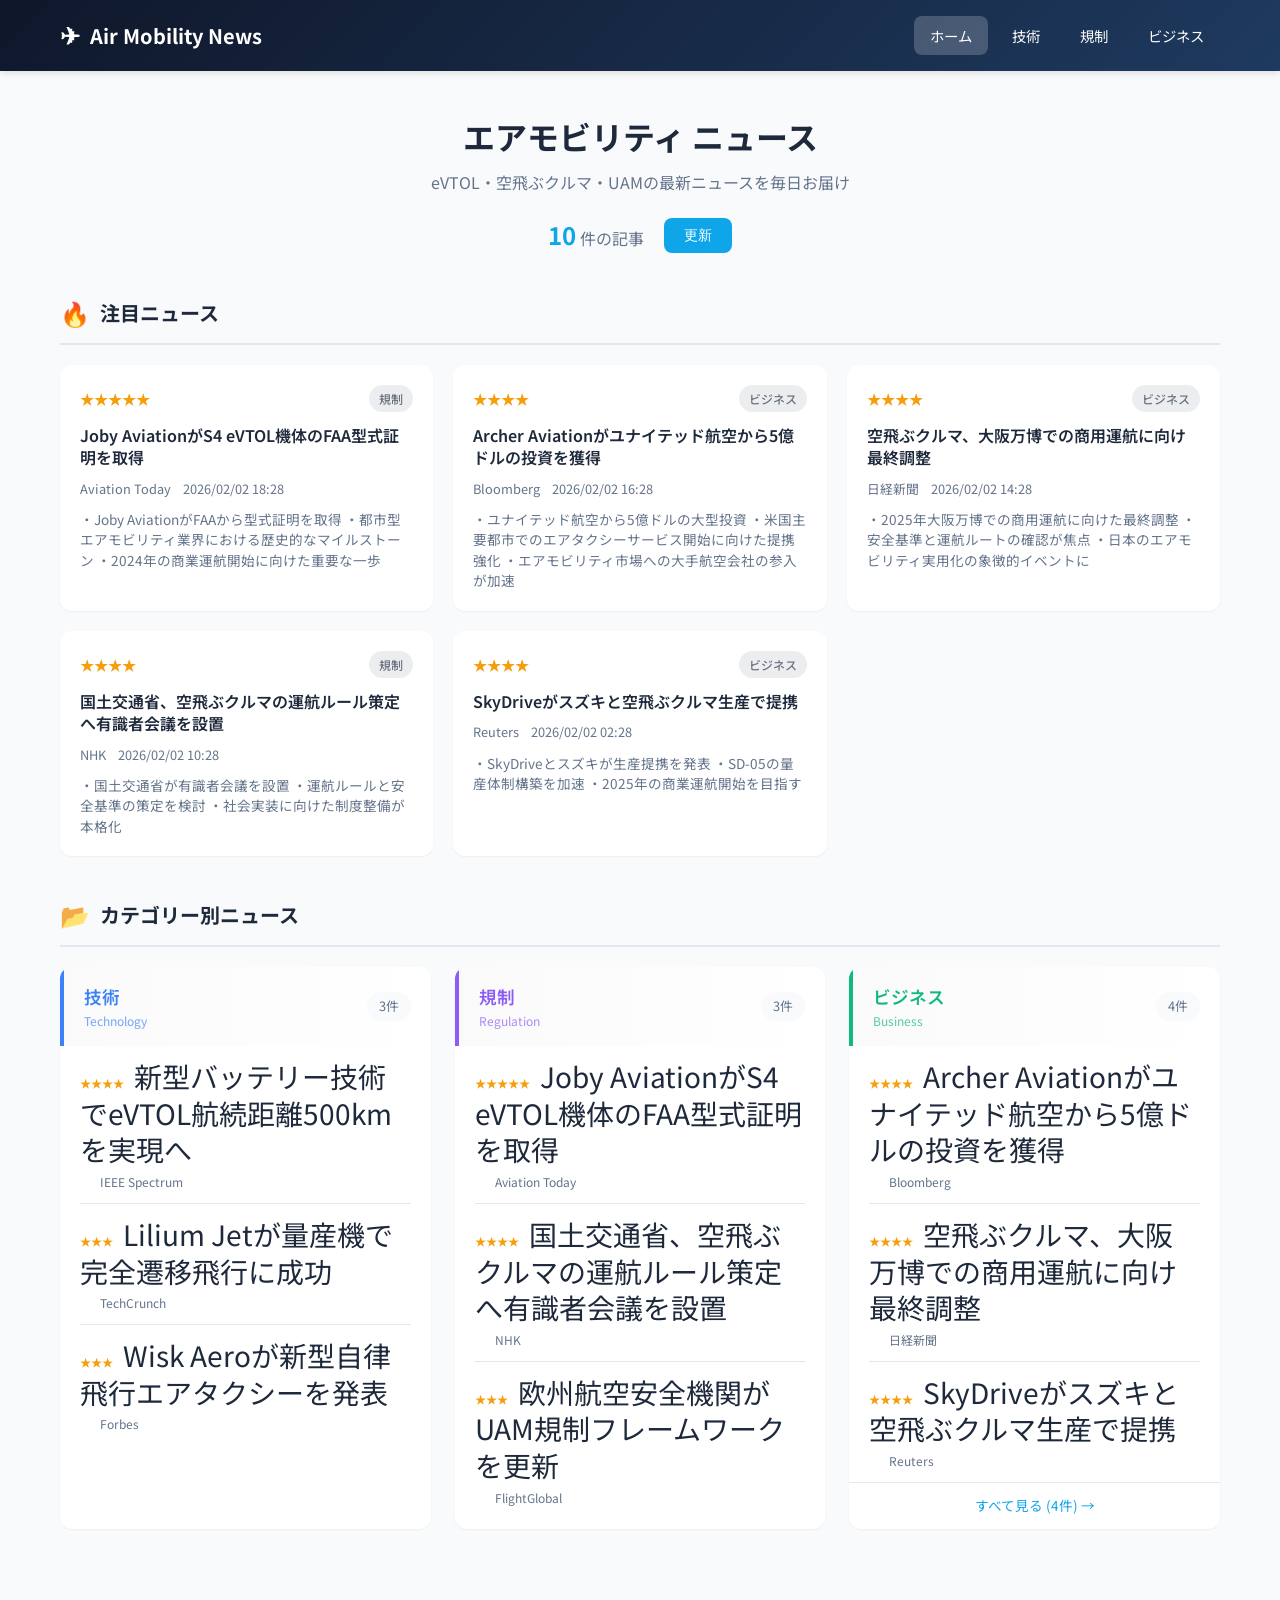
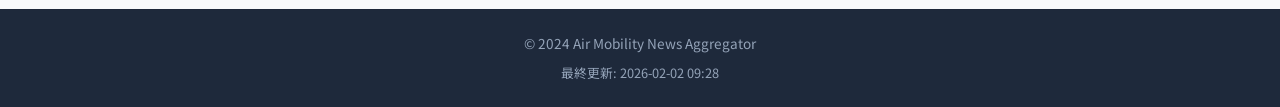
<file: output/index.html>
<!DOCTYPE html>
<html lang="ja">
<head>
    <meta charset="UTF-8">
    <meta name="viewport" content="width=device-width, initial-scale=1.0">
    <title>エアモビリティ ニュース - ホーム</title>
    <link rel="stylesheet" href="/static/css/style.css">
    <link rel="preconnect" href="https://fonts.googleapis.com">
    <link rel="preconnect" href="https://fonts.gstatic.com" crossorigin>
    <link href="https://fonts.googleapis.com/css2?family=Noto+Sans+JP:wght@400;500;700&display=swap" rel="stylesheet">
</head>
<body>
    <header class="header">
        <div class="container">
            <a href="/" class="logo">
                <span class="logo-icon">&#9992;</span>
                <span class="logo-text">Air Mobility News</span>
            </a>
            <nav class="nav">
                <a href="/" class="nav-link active">ホーム</a>
                <a href="/category/技術" class="nav-link ">技術</a>
                <a href="/category/規制" class="nav-link ">規制</a>
                <a href="/category/ビジネス" class="nav-link ">ビジネス</a>
            </nav>
        </div>
    </header>

    <main class="main">
        <div class="container">
            
<div class="page-header">
    <h1>エアモビリティ ニュース</h1>
    <p class="subtitle">eVTOL・空飛ぶクルマ・UAMの最新ニュースを毎日お届け</p>
    <div class="stats">
        <span class="stat-item">
            <span class="stat-number">10</span>
            <span class="stat-label">件の記事</span>
        </span>
        <button class="refresh-btn">更新</button>
    </div>
</div>


<section class="section top-stories">
    <h2 class="section-title">
        <span class="section-icon">&#128293;</span>
        注目ニュース
    </h2>
    <div class="top-stories-grid">
        
        <a href="/article/9798d76ad609" class="top-story-card">
            <div class="card-header">
                <span class="importance importance-5">
                    ★★★★★
                </span>
                <span class="category-badge" style="background-color: #6b728020; color: #6b7280">
                    規制
                </span>
            </div>
            <h3 class="card-title">Joby AviationがS4 eVTOL機体のFAA型式証明を取得</h3>
            <div class="card-meta">
                <span class="source">Aviation Today</span>
                <span class="date">2026/02/02 18:28</span>
            </div>
            
            <p class="card-summary">・Joby AviationがFAAから型式証明を取得 ・都市型エアモビリティ業界における歴史的なマイルストーン ・2024年の商業運航開始に向けた重要な一歩</p>
            
        </a>
        
        <a href="/article/888ad56f2ec3" class="top-story-card">
            <div class="card-header">
                <span class="importance importance-4">
                    ★★★★
                </span>
                <span class="category-badge" style="background-color: #6b728020; color: #6b7280">
                    ビジネス
                </span>
            </div>
            <h3 class="card-title">Archer Aviationがユナイテッド航空から5億ドルの投資を獲得</h3>
            <div class="card-meta">
                <span class="source">Bloomberg</span>
                <span class="date">2026/02/02 16:28</span>
            </div>
            
            <p class="card-summary">・ユナイテッド航空から5億ドルの大型投資 ・米国主要都市でのエアタクシーサービス開始に向けた提携強化 ・エアモビリティ市場への大手航空会社の参入が加速</p>
            
        </a>
        
        <a href="/article/42dbfb714982" class="top-story-card">
            <div class="card-header">
                <span class="importance importance-4">
                    ★★★★
                </span>
                <span class="category-badge" style="background-color: #6b728020; color: #6b7280">
                    ビジネス
                </span>
            </div>
            <h3 class="card-title">空飛ぶクルマ、大阪万博での商用運航に向け最終調整</h3>
            <div class="card-meta">
                <span class="source">日経新聞</span>
                <span class="date">2026/02/02 14:28</span>
            </div>
            
            <p class="card-summary">・2025年大阪万博での商用運航に向けた最終調整 ・安全基準と運航ルートの確認が焦点 ・日本のエアモビリティ実用化の象徴的イベントに</p>
            
        </a>
        
        <a href="/article/5497fc8172df" class="top-story-card">
            <div class="card-header">
                <span class="importance importance-4">
                    ★★★★
                </span>
                <span class="category-badge" style="background-color: #6b728020; color: #6b7280">
                    規制
                </span>
            </div>
            <h3 class="card-title">国土交通省、空飛ぶクルマの運航ルール策定へ有識者会議を設置</h3>
            <div class="card-meta">
                <span class="source">NHK</span>
                <span class="date">2026/02/02 10:28</span>
            </div>
            
            <p class="card-summary">・国土交通省が有識者会議を設置 ・運航ルールと安全基準の策定を検討 ・社会実装に向けた制度整備が本格化</p>
            
        </a>
        
        <a href="/article/12b813083699" class="top-story-card">
            <div class="card-header">
                <span class="importance importance-4">
                    ★★★★
                </span>
                <span class="category-badge" style="background-color: #6b728020; color: #6b7280">
                    ビジネス
                </span>
            </div>
            <h3 class="card-title">SkyDriveがスズキと空飛ぶクルマ生産で提携</h3>
            <div class="card-meta">
                <span class="source">Reuters</span>
                <span class="date">2026/02/02 02:28</span>
            </div>
            
            <p class="card-summary">・SkyDriveとスズキが生産提携を発表 ・SD-05の量産体制構築を加速 ・2025年の商業運航開始を目指す</p>
            
        </a>
        
    </div>
</section>


<section class="section categories-section">
    <h2 class="section-title">
        <span class="section-icon">&#128194;</span>
        カテゴリー別ニュース
    </h2>
    <div class="categories-grid">
        
        <div class="category-card">
            <div class="category-header" style="border-color: #3b82f6">
                <a href="/category/技術" class="category-link">
                    <h3 class="category-name" style="color: #3b82f6">
                        技術
                        <span class="category-name-en">Technology</span>
                    </h3>
                    <span class="category-count">3件</span>
                </a>
            </div>
            <ul class="article-list">
                
                <li class="article-item">
                    <a href="/article/d904fd11fe33" class="article-link">
                        <span class="importance-mini">★★★★</span>
                        <span class="article-title">新型バッテリー技術でeVTOL航続距離500kmを実現へ</span>
                    </a>
                    <div class="article-meta-mini">
                        <span>IEEE Spectrum</span>
                    </div>
                </li>
                
                <li class="article-item">
                    <a href="/article/1f3cd08ee02b" class="article-link">
                        <span class="importance-mini">★★★</span>
                        <span class="article-title">Lilium Jetが量産機で完全遷移飛行に成功</span>
                    </a>
                    <div class="article-meta-mini">
                        <span>TechCrunch</span>
                    </div>
                </li>
                
                <li class="article-item">
                    <a href="/article/e59887418239" class="article-link">
                        <span class="importance-mini">★★★</span>
                        <span class="article-title">Wisk Aeroが新型自律飛行エアタクシーを発表</span>
                    </a>
                    <div class="article-meta-mini">
                        <span>Forbes</span>
                    </div>
                </li>
                
            </ul>
            
        </div>
        
        <div class="category-card">
            <div class="category-header" style="border-color: #8b5cf6">
                <a href="/category/規制" class="category-link">
                    <h3 class="category-name" style="color: #8b5cf6">
                        規制
                        <span class="category-name-en">Regulation</span>
                    </h3>
                    <span class="category-count">3件</span>
                </a>
            </div>
            <ul class="article-list">
                
                <li class="article-item">
                    <a href="/article/9798d76ad609" class="article-link">
                        <span class="importance-mini">★★★★★</span>
                        <span class="article-title">Joby AviationがS4 eVTOL機体のFAA型式証明を取得</span>
                    </a>
                    <div class="article-meta-mini">
                        <span>Aviation Today</span>
                    </div>
                </li>
                
                <li class="article-item">
                    <a href="/article/5497fc8172df" class="article-link">
                        <span class="importance-mini">★★★★</span>
                        <span class="article-title">国土交通省、空飛ぶクルマの運航ルール策定へ有識者会議を設置</span>
                    </a>
                    <div class="article-meta-mini">
                        <span>NHK</span>
                    </div>
                </li>
                
                <li class="article-item">
                    <a href="/article/952d9f6ad056" class="article-link">
                        <span class="importance-mini">★★★</span>
                        <span class="article-title">欧州航空安全機関がUAM規制フレームワークを更新</span>
                    </a>
                    <div class="article-meta-mini">
                        <span>FlightGlobal</span>
                    </div>
                </li>
                
            </ul>
            
        </div>
        
        <div class="category-card">
            <div class="category-header" style="border-color: #10b981">
                <a href="/category/ビジネス" class="category-link">
                    <h3 class="category-name" style="color: #10b981">
                        ビジネス
                        <span class="category-name-en">Business</span>
                    </h3>
                    <span class="category-count">4件</span>
                </a>
            </div>
            <ul class="article-list">
                
                <li class="article-item">
                    <a href="/article/888ad56f2ec3" class="article-link">
                        <span class="importance-mini">★★★★</span>
                        <span class="article-title">Archer Aviationがユナイテッド航空から5億ドルの投資を獲得</span>
                    </a>
                    <div class="article-meta-mini">
                        <span>Bloomberg</span>
                    </div>
                </li>
                
                <li class="article-item">
                    <a href="/article/42dbfb714982" class="article-link">
                        <span class="importance-mini">★★★★</span>
                        <span class="article-title">空飛ぶクルマ、大阪万博での商用運航に向け最終調整</span>
                    </a>
                    <div class="article-meta-mini">
                        <span>日経新聞</span>
                    </div>
                </li>
                
                <li class="article-item">
                    <a href="/article/12b813083699" class="article-link">
                        <span class="importance-mini">★★★★</span>
                        <span class="article-title">SkyDriveがスズキと空飛ぶクルマ生産で提携</span>
                    </a>
                    <div class="article-meta-mini">
                        <span>Reuters</span>
                    </div>
                </li>
                
            </ul>
            
            <a href="/category/ビジネス" class="view-all-link">
                すべて見る (4件) &rarr;
            </a>
            
        </div>
        
    </div>
</section>

        </div>
    </main>

    <footer class="footer">
        <div class="container">
            <p>&copy; 2024 Air Mobility News Aggregator</p>
            <p class="footer-info">最終更新: 2026-02-02 09:28</p>
        </div>
    </footer>

    <script>
        // Refresh button functionality
        document.querySelectorAll('.refresh-btn').forEach(btn => {
            btn.addEventListener('click', async () => {
                btn.disabled = true;
                btn.textContent = '更新中...';
                try {
                    const response = await fetch('/api/refresh', { method: 'POST' });
                    const data = await response.json();
                    if (data.success) {
                        location.reload();
                    }
                } catch (e) {
                    alert('更新に失敗しました');
                    btn.disabled = false;
                    btn.textContent = '更新';
                }
            });
        });
    </script>
</body>
</html>
</file>
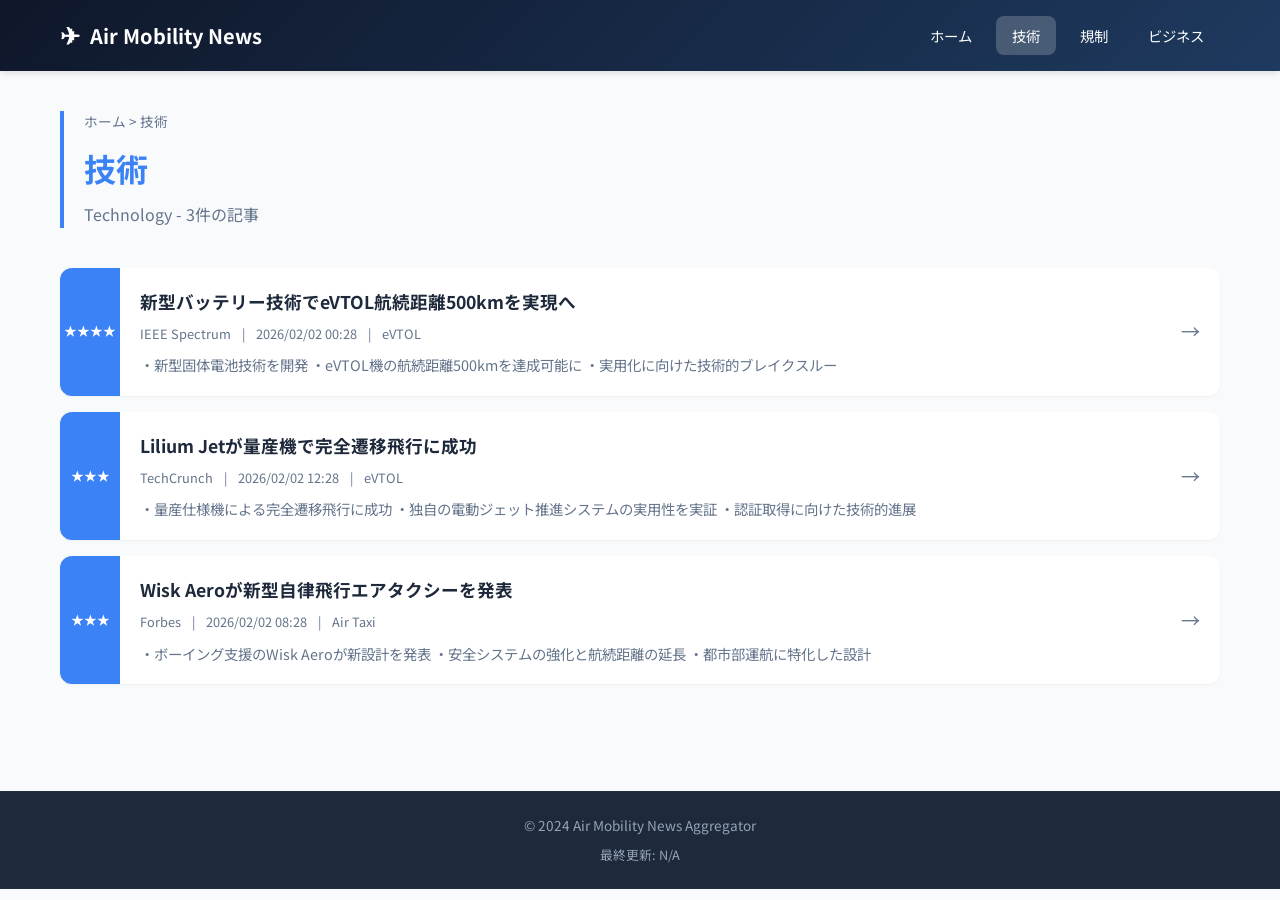
<file: output/category_tech.html>
<!DOCTYPE html>
<html lang="ja">
<head>
    <meta charset="UTF-8">
    <meta name="viewport" content="width=device-width, initial-scale=1.0">
    <title>技術 - エアモビリティ ニュース</title>
    <link rel="stylesheet" href="/static/css/style.css">
    <link rel="preconnect" href="https://fonts.googleapis.com">
    <link rel="preconnect" href="https://fonts.gstatic.com" crossorigin>
    <link href="https://fonts.googleapis.com/css2?family=Noto+Sans+JP:wght@400;500;700&display=swap" rel="stylesheet">
</head>
<body>
    <header class="header">
        <div class="container">
            <a href="/" class="logo">
                <span class="logo-icon">&#9992;</span>
                <span class="logo-text">Air Mobility News</span>
            </a>
            <nav class="nav">
                <a href="/" class="nav-link ">ホーム</a>
                <a href="/category/技術" class="nav-link active">技術</a>
                <a href="/category/規制" class="nav-link ">規制</a>
                <a href="/category/ビジネス" class="nav-link ">ビジネス</a>
            </nav>
        </div>
    </header>

    <main class="main">
        <div class="container">
            
<div class="page-header category-page-header" style="border-left-color: #3b82f6">
    <nav class="breadcrumb">
        <a href="/">ホーム</a> &gt; <span>技術</span>
    </nav>
    <h1 style="color: #3b82f6">技術</h1>
    <p class="subtitle">Technology - 3件の記事</p>
</div>

<section class="section">
    
    <div class="articles-list-full">
        
        <a href="/article/d904fd11fe33" class="article-card-full">
            <div class="article-card-importance" style="background-color: #3b82f6">
                ★★★★
            </div>
            <div class="article-card-content">
                <h3 class="article-card-title">新型バッテリー技術でeVTOL航続距離500kmを実現へ</h3>
                <div class="article-card-meta">
                    <span class="source">IEEE Spectrum</span>
                    <span class="separator">|</span>
                    <span class="date">2026/02/02 00:28</span>
                    <span class="separator">|</span>
                    <span class="keyword">eVTOL</span>
                </div>
                
                <p class="article-card-summary">・新型固体電池技術を開発 ・eVTOL機の航続距離500kmを達成可能に ・実用化に向けた技術的ブレイクスルー</p>
                
            </div>
            <div class="article-card-arrow">&rarr;</div>
        </a>
        
        <a href="/article/1f3cd08ee02b" class="article-card-full">
            <div class="article-card-importance" style="background-color: #3b82f6">
                ★★★
            </div>
            <div class="article-card-content">
                <h3 class="article-card-title">Lilium Jetが量産機で完全遷移飛行に成功</h3>
                <div class="article-card-meta">
                    <span class="source">TechCrunch</span>
                    <span class="separator">|</span>
                    <span class="date">2026/02/02 12:28</span>
                    <span class="separator">|</span>
                    <span class="keyword">eVTOL</span>
                </div>
                
                <p class="article-card-summary">・量産仕様機による完全遷移飛行に成功 ・独自の電動ジェット推進システムの実用性を実証 ・認証取得に向けた技術的進展</p>
                
            </div>
            <div class="article-card-arrow">&rarr;</div>
        </a>
        
        <a href="/article/e59887418239" class="article-card-full">
            <div class="article-card-importance" style="background-color: #3b82f6">
                ★★★
            </div>
            <div class="article-card-content">
                <h3 class="article-card-title">Wisk Aeroが新型自律飛行エアタクシーを発表</h3>
                <div class="article-card-meta">
                    <span class="source">Forbes</span>
                    <span class="separator">|</span>
                    <span class="date">2026/02/02 08:28</span>
                    <span class="separator">|</span>
                    <span class="keyword">Air Taxi</span>
                </div>
                
                <p class="article-card-summary">・ボーイング支援のWisk Aeroが新設計を発表 ・安全システムの強化と航続距離の延長 ・都市部運航に特化した設計</p>
                
            </div>
            <div class="article-card-arrow">&rarr;</div>
        </a>
        
    </div>
    
</section>

        </div>
    </main>

    <footer class="footer">
        <div class="container">
            <p>&copy; 2024 Air Mobility News Aggregator</p>
            <p class="footer-info">最終更新: N/A</p>
        </div>
    </footer>

    <script>
        // Refresh button functionality
        document.querySelectorAll('.refresh-btn').forEach(btn => {
            btn.addEventListener('click', async () => {
                btn.disabled = true;
                btn.textContent = '更新中...';
                try {
                    const response = await fetch('/api/refresh', { method: 'POST' });
                    const data = await response.json();
                    if (data.success) {
                        location.reload();
                    }
                } catch (e) {
                    alert('更新に失敗しました');
                    btn.disabled = false;
                    btn.textContent = '更新';
                }
            });
        });
    </script>
</body>
</html>
</file>
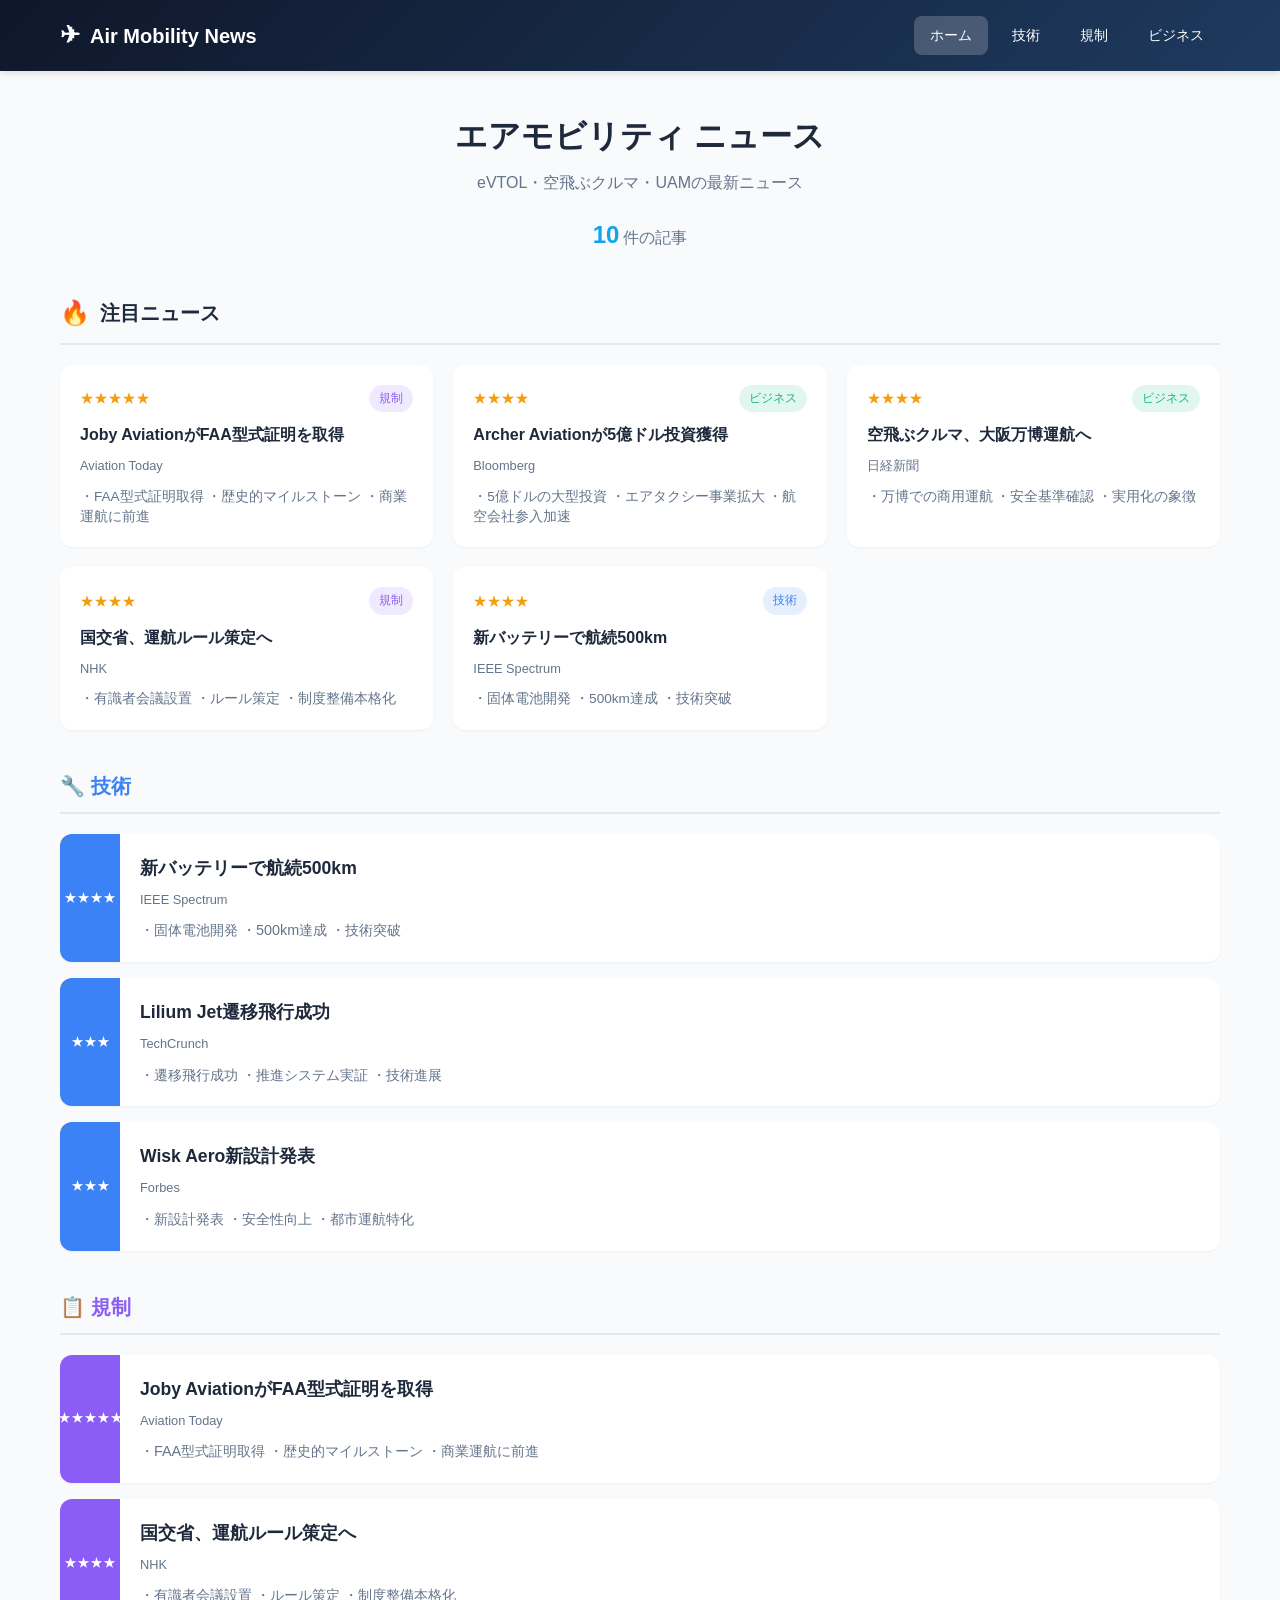
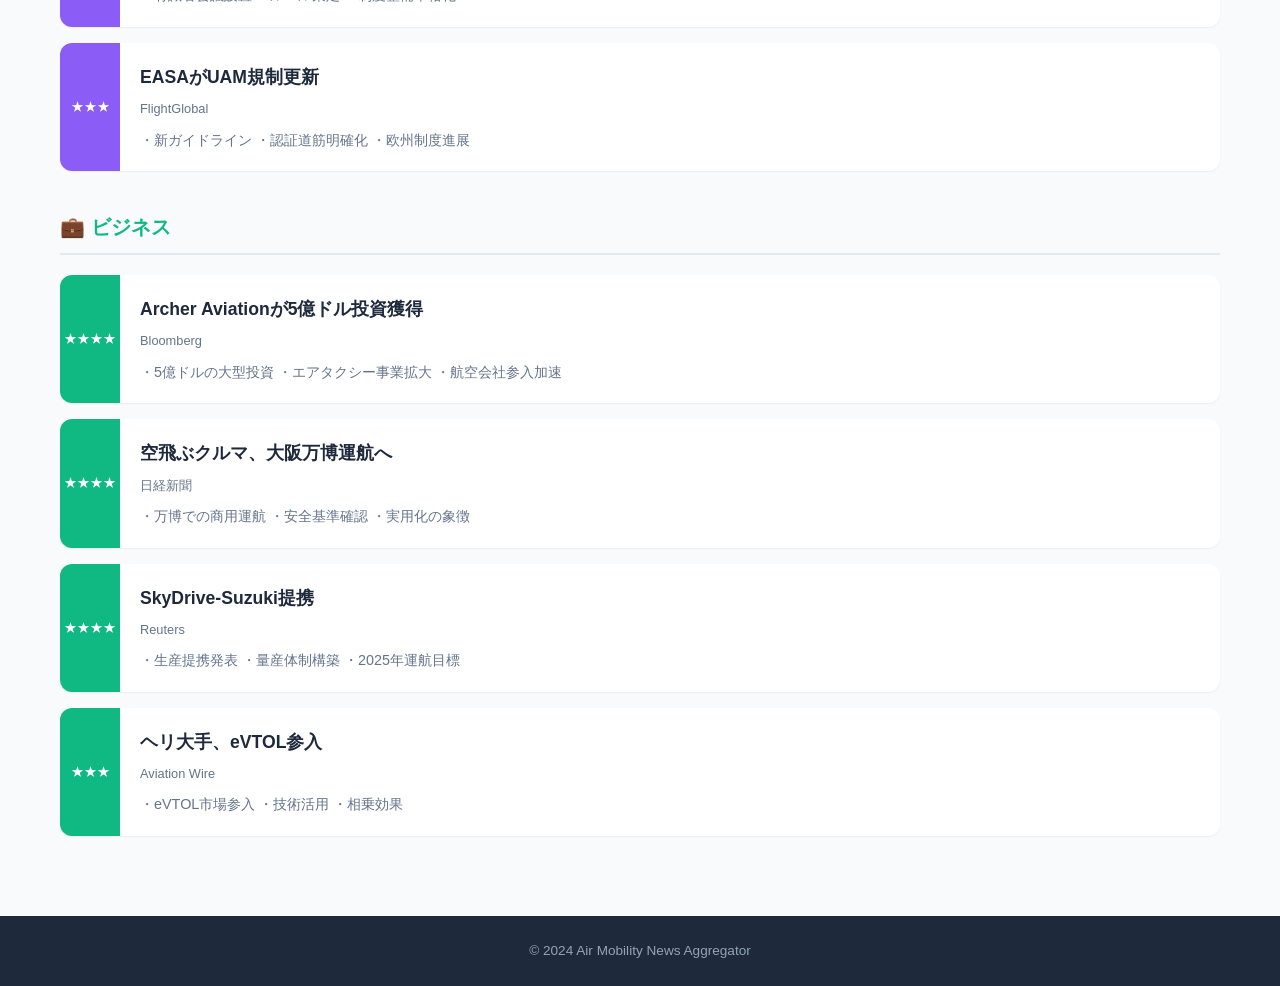
<file: output/standalone.html>
<!DOCTYPE html>
<html lang="ja">
<head>
<meta charset="UTF-8">
<meta name="viewport" content="width=device-width, initial-scale=1.0">
<title>エアモビリティ ニュース</title>
<style>/* Base Styles */
:root {
    --color-primary: #0ea5e9;
    --color-tech: #3b82f6;
    --color-regulation: #8b5cf6;
    --color-business: #10b981;
    --color-other: #6b7280;
    --color-bg: #f8fafc;
    --color-card: #ffffff;
    --color-text: #1e293b;
    --color-text-secondary: #64748b;
    --color-border: #e2e8f0;
    --shadow-sm: 0 1px 2px rgba(0, 0, 0, 0.05);
    --shadow-md: 0 4px 6px -1px rgba(0, 0, 0, 0.1);
    --shadow-lg: 0 10px 15px -3px rgba(0, 0, 0, 0.1);
    --radius: 8px;
    --radius-lg: 12px;
}

* {
    margin: 0;
    padding: 0;
    box-sizing: border-box;
}

body {
    font-family: 'Noto Sans JP', -apple-system, BlinkMacSystemFont, 'Segoe UI', Roboto, sans-serif;
    background-color: var(--color-bg);
    color: var(--color-text);
    line-height: 1.6;
}

.container {
    max-width: 1200px;
    margin: 0 auto;
    padding: 0 20px;
}

a {
    color: inherit;
    text-decoration: none;
}

/* Header */
.header {
    background: linear-gradient(135deg, #0f172a 0%, #1e3a5f 100%);
    color: white;
    padding: 16px 0;
    position: sticky;
    top: 0;
    z-index: 100;
    box-shadow: var(--shadow-md);
}

.header .container {
    display: flex;
    justify-content: space-between;
    align-items: center;
}

.logo {
    display: flex;
    align-items: center;
    gap: 10px;
    font-size: 1.25rem;
    font-weight: 700;
}

.logo-icon {
    font-size: 1.5rem;
}

.nav {
    display: flex;
    gap: 8px;
}

.nav-link {
    padding: 8px 16px;
    border-radius: var(--radius);
    transition: background-color 0.2s;
    font-size: 0.9rem;
}

.nav-link:hover {
    background-color: rgba(255, 255, 255, 0.1);
}

.nav-link.active {
    background-color: rgba(255, 255, 255, 0.2);
}

/* Main Content */
.main {
    padding: 40px 0;
    min-height: calc(100vh - 180px);
}

/* Page Header */
.page-header {
    text-align: center;
    margin-bottom: 40px;
}

.page-header h1 {
    font-size: 2rem;
    margin-bottom: 8px;
}

.subtitle {
    color: var(--color-text-secondary);
    font-size: 1rem;
}

.stats {
    display: flex;
    justify-content: center;
    align-items: center;
    gap: 20px;
    margin-top: 20px;
}

.stat-item {
    display: flex;
    align-items: baseline;
    gap: 4px;
}

.stat-number {
    font-size: 1.5rem;
    font-weight: 700;
    color: var(--color-primary);
}

.stat-label {
    color: var(--color-text-secondary);
}

.refresh-btn {
    padding: 8px 20px;
    background-color: var(--color-primary);
    color: white;
    border: none;
    border-radius: var(--radius);
    cursor: pointer;
    font-size: 0.9rem;
    transition: background-color 0.2s;
}

.refresh-btn:hover {
    background-color: #0284c7;
}

.refresh-btn:disabled {
    background-color: var(--color-text-secondary);
    cursor: not-allowed;
}

/* Section */
.section {
    margin-bottom: 40px;
}

.section-title {
    display: flex;
    align-items: center;
    gap: 10px;
    font-size: 1.25rem;
    margin-bottom: 20px;
    padding-bottom: 10px;
    border-bottom: 2px solid var(--color-border);
}

.section-icon {
    font-size: 1.5rem;
}

/* Top Stories */
.top-stories-grid {
    display: grid;
    grid-template-columns: repeat(auto-fill, minmax(300px, 1fr));
    gap: 20px;
}

.top-story-card {
    background: var(--color-card);
    border-radius: var(--radius-lg);
    padding: 20px;
    box-shadow: var(--shadow-sm);
    transition: transform 0.2s, box-shadow 0.2s;
    display: block;
}

.top-story-card:hover {
    transform: translateY(-4px);
    box-shadow: var(--shadow-lg);
}

.card-header {
    display: flex;
    justify-content: space-between;
    align-items: center;
    margin-bottom: 12px;
}

.importance {
    color: #f59e0b;
    font-size: 0.9rem;
}

.category-badge {
    padding: 4px 10px;
    border-radius: 20px;
    font-size: 0.75rem;
    font-weight: 500;
}

.card-title {
    font-size: 1rem;
    font-weight: 600;
    margin-bottom: 10px;
    line-height: 1.4;
}

.card-meta {
    display: flex;
    gap: 12px;
    font-size: 0.8rem;
    color: var(--color-text-secondary);
    margin-bottom: 10px;
}

.card-summary {
    font-size: 0.85rem;
    color: var(--color-text-secondary);
    line-height: 1.5;
}

/* Categories Grid */
.categories-grid {
    display: grid;
    grid-template-columns: repeat(auto-fill, minmax(280px, 1fr));
    gap: 24px;
}

.category-card {
    background: var(--color-card);
    border-radius: var(--radius-lg);
    overflow: hidden;
    box-shadow: var(--shadow-sm);
}

.category-header {
    padding: 16px 20px;
    border-left: 4px solid;
    background: linear-gradient(to right, rgba(0,0,0,0.02), transparent);
}

.category-link {
    display: flex;
    justify-content: space-between;
    align-items: center;
}

.category-name {
    font-size: 1.1rem;
    font-weight: 600;
}

.category-name-en {
    display: block;
    font-size: 0.75rem;
    font-weight: 400;
    opacity: 0.7;
}

.category-count {
    background: var(--color-bg);
    padding: 4px 12px;
    border-radius: 20px;
    font-size: 0.8rem;
    color: var(--color-text-secondary);
}

.article-list {
    list-style: none;
    padding: 0 20px;
}

.article-item {
    padding: 12px 0;
    border-bottom: 1px solid var(--color-border);
}

.article-item:last-child {
    border-bottom: none;
}

.article-link {
    display: block;
}

.importance-mini {
    color: #f59e0b;
    font-size: 0.7rem;
    margin-right: 6px;
}

.article-title {
    font-size: 0.9rem;
    line-height: 1.4;
}

.article-link:hover .article-title {
    color: var(--color-primary);
}

.article-meta-mini {
    font-size: 0.75rem;
    color: var(--color-text-secondary);
    margin-top: 4px;
    padding-left: 20px;
}

.view-all-link {
    display: block;
    padding: 12px 20px;
    text-align: center;
    color: var(--color-primary);
    font-size: 0.85rem;
    border-top: 1px solid var(--color-border);
    transition: background-color 0.2s;
}

.view-all-link:hover {
    background-color: var(--color-bg);
}

/* Category Page */
.category-page-header {
    text-align: left;
    padding-left: 20px;
    border-left: 4px solid;
}

.breadcrumb {
    font-size: 0.85rem;
    color: var(--color-text-secondary);
    margin-bottom: 10px;
}

.breadcrumb a:hover {
    color: var(--color-primary);
}

.articles-list-full {
    display: flex;
    flex-direction: column;
    gap: 16px;
}

.article-card-full {
    display: flex;
    align-items: stretch;
    background: var(--color-card);
    border-radius: var(--radius-lg);
    overflow: hidden;
    box-shadow: var(--shadow-sm);
    transition: box-shadow 0.2s;
}

.article-card-full:hover {
    box-shadow: var(--shadow-md);
}

.article-card-importance {
    width: 60px;
    display: flex;
    align-items: center;
    justify-content: center;
    color: white;
    font-size: 0.8rem;
    flex-shrink: 0;
}

.article-card-content {
    flex: 1;
    padding: 20px;
}

.article-card-title {
    font-size: 1.1rem;
    margin-bottom: 8px;
}

.article-card-meta {
    font-size: 0.8rem;
    color: var(--color-text-secondary);
    margin-bottom: 10px;
}

.separator {
    margin: 0 8px;
}

.article-card-summary {
    font-size: 0.9rem;
    color: var(--color-text-secondary);
    line-height: 1.5;
}

.article-card-arrow {
    display: flex;
    align-items: center;
    padding: 0 20px;
    color: var(--color-text-secondary);
    font-size: 1.2rem;
}

/* Article Detail */
.article-detail {
    max-width: 800px;
    margin: 0 auto;
}

.article-header {
    margin-bottom: 30px;
}

.article-badges {
    display: flex;
    flex-wrap: wrap;
    gap: 10px;
    margin-bottom: 16px;
}

.importance-badge {
    padding: 6px 12px;
    background: linear-gradient(135deg, #fef3c7, #fde68a);
    color: #92400e;
    border-radius: var(--radius);
    font-size: 0.85rem;
    font-weight: 500;
}

.language-badge {
    padding: 6px 12px;
    background: var(--color-bg);
    color: var(--color-text-secondary);
    border-radius: var(--radius);
    font-size: 0.85rem;
}

.article-title {
    font-size: 1.75rem;
    line-height: 1.3;
    margin-bottom: 12px;
}

.original-title {
    font-size: 0.9rem;
    color: var(--color-text-secondary);
    font-style: italic;
    margin-bottom: 16px;
}

.article-meta {
    display: flex;
    flex-wrap: wrap;
    gap: 24px;
    padding: 16px;
    background: var(--color-bg);
    border-radius: var(--radius);
}

.meta-item {
    display: flex;
    flex-direction: column;
    gap: 4px;
}

.meta-label {
    font-size: 0.75rem;
    color: var(--color-text-secondary);
    text-transform: uppercase;
}

.meta-value {
    font-weight: 500;
}

.keyword-tag {
    background: var(--color-primary);
    color: white;
    padding: 2px 10px;
    border-radius: 20px;
    font-size: 0.85rem;
}

.article-body {
    background: var(--color-card);
    padding: 30px;
    border-radius: var(--radius-lg);
    box-shadow: var(--shadow-sm);
}

.article-body h2 {
    font-size: 1.1rem;
    margin-bottom: 16px;
    padding-bottom: 8px;
    border-bottom: 2px solid var(--color-border);
}

.summary-section {
    margin-bottom: 30px;
}

.summary-content {
    background: linear-gradient(135deg, #f0f9ff, #e0f2fe);
    padding: 20px;
    border-radius: var(--radius);
    border-left: 4px solid var(--color-primary);
}

.summary-content p {
    margin-bottom: 8px;
}

.summary-content p:last-child {
    margin-bottom: 0;
}

.snippet-section {
    margin-bottom: 30px;
}

.snippet-content {
    color: var(--color-text-secondary);
    line-height: 1.8;
}

.action-section {
    text-align: center;
    padding-top: 20px;
}

.read-original-btn {
    display: inline-block;
    padding: 14px 32px;
    background: linear-gradient(135deg, var(--color-primary), #0284c7);
    color: white;
    border-radius: var(--radius);
    font-weight: 500;
    transition: transform 0.2s, box-shadow 0.2s;
}

.read-original-btn:hover {
    transform: translateY(-2px);
    box-shadow: var(--shadow-md);
}

.article-footer {
    margin-top: 30px;
    padding-top: 20px;
    border-top: 1px solid var(--color-border);
}

.back-link {
    color: var(--color-primary);
    font-size: 0.9rem;
}

.back-link:hover {
    text-decoration: underline;
}

/* Error Page */
.error-page {
    text-align: center;
    padding: 80px 20px;
}

.error-page h1 {
    font-size: 6rem;
    color: var(--color-text-secondary);
    margin-bottom: 16px;
}

.error-page p {
    font-size: 1.25rem;
    color: var(--color-text-secondary);
    margin-bottom: 24px;
}

/* Empty State */
.empty-state {
    text-align: center;
    padding: 60px 20px;
    color: var(--color-text-secondary);
}

/* Footer */
.footer {
    background: #1e293b;
    color: #94a3b8;
    padding: 24px 0;
    text-align: center;
    font-size: 0.85rem;
}

.footer-info {
    margin-top: 8px;
    font-size: 0.8rem;
}

/* Responsive */
@media (max-width: 768px) {
    .header .container {
        flex-direction: column;
        gap: 12px;
    }

    .nav {
        flex-wrap: wrap;
        justify-content: center;
    }

    .page-header h1 {
        font-size: 1.5rem;
    }

    .top-stories-grid,
    .categories-grid {
        grid-template-columns: 1fr;
    }

    .article-card-full {
        flex-direction: column;
    }

    .article-card-importance {
        width: 100%;
        height: 40px;
    }

    .article-meta {
        flex-direction: column;
        gap: 12px;
    }

    .article-title {
        font-size: 1.25rem;
    }
}
</style>
</head>
<body>
<header class="header"><div class="container">
<a href="#" class="logo"><span class="logo-icon">✈</span><span class="logo-text">Air Mobility News</span></a>
<nav class="nav">
<a href="#" class="nav-link active">ホーム</a>
<a href="#tech" class="nav-link">技術</a>
<a href="#reg" class="nav-link">規制</a>
<a href="#biz" class="nav-link">ビジネス</a>
</nav>
</div></header>
<main class="main"><div class="container">
<div class="page-header">
<h1>エアモビリティ ニュース</h1>
<p class="subtitle">eVTOL・空飛ぶクルマ・UAMの最新ニュース</p>
<div class="stats"><span class="stat-item"><span class="stat-number">10</span><span class="stat-label">件の記事</span></span></div>
</div>

<section class="section top-stories">
<h2 class="section-title"><span class="section-icon">🔥</span>注目ニュース</h2>
<div class="top-stories-grid">
<div class="top-story-card">
<div class="card-header"><span class="importance">★★★★★</span>
<span class="category-badge" style="background:#8b5cf620;color:#8b5cf6">規制</span></div>
<h3 class="card-title">Joby AviationがFAA型式証明を取得</h3>
<div class="card-meta"><span class="source">Aviation Today</span></div>
<p class="card-summary">・FAA型式証明取得 ・歴史的マイルストーン ・商業運航に前進</p>
</div><div class="top-story-card">
<div class="card-header"><span class="importance">★★★★</span>
<span class="category-badge" style="background:#10b98120;color:#10b981">ビジネス</span></div>
<h3 class="card-title">Archer Aviationが5億ドル投資獲得</h3>
<div class="card-meta"><span class="source">Bloomberg</span></div>
<p class="card-summary">・5億ドルの大型投資 ・エアタクシー事業拡大 ・航空会社参入加速</p>
</div><div class="top-story-card">
<div class="card-header"><span class="importance">★★★★</span>
<span class="category-badge" style="background:#10b98120;color:#10b981">ビジネス</span></div>
<h3 class="card-title">空飛ぶクルマ、大阪万博運航へ</h3>
<div class="card-meta"><span class="source">日経新聞</span></div>
<p class="card-summary">・万博での商用運航 ・安全基準確認 ・実用化の象徴</p>
</div><div class="top-story-card">
<div class="card-header"><span class="importance">★★★★</span>
<span class="category-badge" style="background:#8b5cf620;color:#8b5cf6">規制</span></div>
<h3 class="card-title">国交省、運航ルール策定へ</h3>
<div class="card-meta"><span class="source">NHK</span></div>
<p class="card-summary">・有識者会議設置 ・ルール策定 ・制度整備本格化</p>
</div><div class="top-story-card">
<div class="card-header"><span class="importance">★★★★</span>
<span class="category-badge" style="background:#3b82f620;color:#3b82f6">技術</span></div>
<h3 class="card-title">新バッテリーで航続500km</h3>
<div class="card-meta"><span class="source">IEEE Spectrum</span></div>
<p class="card-summary">・固体電池開発 ・500km達成 ・技術突破</p>
</div></div></section><section class="section" id="tech">
<h2 class="section-title" style="color:#3b82f6">🔧 技術</h2>
<div class="articles-list-full"><div class="article-card-full">
<div class="article-card-importance" style="background:#3b82f6">★★★★</div>
<div class="article-card-content">
<h3 class="article-card-title">新バッテリーで航続500km</h3>
<div class="article-card-meta"><span class="source">IEEE Spectrum</span></div>
<p class="article-card-summary">・固体電池開発 ・500km達成 ・技術突破</p>
</div></div><div class="article-card-full">
<div class="article-card-importance" style="background:#3b82f6">★★★</div>
<div class="article-card-content">
<h3 class="article-card-title">Lilium Jet遷移飛行成功</h3>
<div class="article-card-meta"><span class="source">TechCrunch</span></div>
<p class="article-card-summary">・遷移飛行成功 ・推進システム実証 ・技術進展</p>
</div></div><div class="article-card-full">
<div class="article-card-importance" style="background:#3b82f6">★★★</div>
<div class="article-card-content">
<h3 class="article-card-title">Wisk Aero新設計発表</h3>
<div class="article-card-meta"><span class="source">Forbes</span></div>
<p class="article-card-summary">・新設計発表 ・安全性向上 ・都市運航特化</p>
</div></div></div></section><section class="section" id="reg">
<h2 class="section-title" style="color:#8b5cf6">📋 規制</h2>
<div class="articles-list-full"><div class="article-card-full">
<div class="article-card-importance" style="background:#8b5cf6">★★★★★</div>
<div class="article-card-content">
<h3 class="article-card-title">Joby AviationがFAA型式証明を取得</h3>
<div class="article-card-meta"><span class="source">Aviation Today</span></div>
<p class="article-card-summary">・FAA型式証明取得 ・歴史的マイルストーン ・商業運航に前進</p>
</div></div><div class="article-card-full">
<div class="article-card-importance" style="background:#8b5cf6">★★★★</div>
<div class="article-card-content">
<h3 class="article-card-title">国交省、運航ルール策定へ</h3>
<div class="article-card-meta"><span class="source">NHK</span></div>
<p class="article-card-summary">・有識者会議設置 ・ルール策定 ・制度整備本格化</p>
</div></div><div class="article-card-full">
<div class="article-card-importance" style="background:#8b5cf6">★★★</div>
<div class="article-card-content">
<h3 class="article-card-title">EASAがUAM規制更新</h3>
<div class="article-card-meta"><span class="source">FlightGlobal</span></div>
<p class="article-card-summary">・新ガイドライン ・認証道筋明確化 ・欧州制度進展</p>
</div></div></div></section><section class="section" id="biz">
<h2 class="section-title" style="color:#10b981">💼 ビジネス</h2>
<div class="articles-list-full"><div class="article-card-full">
<div class="article-card-importance" style="background:#10b981">★★★★</div>
<div class="article-card-content">
<h3 class="article-card-title">Archer Aviationが5億ドル投資獲得</h3>
<div class="article-card-meta"><span class="source">Bloomberg</span></div>
<p class="article-card-summary">・5億ドルの大型投資 ・エアタクシー事業拡大 ・航空会社参入加速</p>
</div></div><div class="article-card-full">
<div class="article-card-importance" style="background:#10b981">★★★★</div>
<div class="article-card-content">
<h3 class="article-card-title">空飛ぶクルマ、大阪万博運航へ</h3>
<div class="article-card-meta"><span class="source">日経新聞</span></div>
<p class="article-card-summary">・万博での商用運航 ・安全基準確認 ・実用化の象徴</p>
</div></div><div class="article-card-full">
<div class="article-card-importance" style="background:#10b981">★★★★</div>
<div class="article-card-content">
<h3 class="article-card-title">SkyDrive-Suzuki提携</h3>
<div class="article-card-meta"><span class="source">Reuters</span></div>
<p class="article-card-summary">・生産提携発表 ・量産体制構築 ・2025年運航目標</p>
</div></div><div class="article-card-full">
<div class="article-card-importance" style="background:#10b981">★★★</div>
<div class="article-card-content">
<h3 class="article-card-title">ヘリ大手、eVTOL参入</h3>
<div class="article-card-meta"><span class="source">Aviation Wire</span></div>
<p class="article-card-summary">・eVTOL市場参入 ・技術活用 ・相乗効果</p>
</div></div></div></section></div></main>
<footer class="footer"><div class="container"><p>© 2024 Air Mobility News Aggregator</p></div></footer>
</body></html>
</file>
<file: static/css/style.css>
/* Base Styles */
:root {
    --color-primary: #0ea5e9;
    --color-tech: #3b82f6;
    --color-regulation: #8b5cf6;
    --color-business: #10b981;
    --color-other: #6b7280;
    --color-bg: #f8fafc;
    --color-card: #ffffff;
    --color-text: #1e293b;
    --color-text-secondary: #64748b;
    --color-border: #e2e8f0;
    --shadow-sm: 0 1px 2px rgba(0, 0, 0, 0.05);
    --shadow-md: 0 4px 6px -1px rgba(0, 0, 0, 0.1);
    --shadow-lg: 0 10px 15px -3px rgba(0, 0, 0, 0.1);
    --radius: 8px;
    --radius-lg: 12px;
}

* {
    margin: 0;
    padding: 0;
    box-sizing: border-box;
}

body {
    font-family: 'Noto Sans JP', -apple-system, BlinkMacSystemFont, 'Segoe UI', Roboto, sans-serif;
    background-color: var(--color-bg);
    color: var(--color-text);
    line-height: 1.6;
}

.container {
    max-width: 1200px;
    margin: 0 auto;
    padding: 0 20px;
}

a {
    color: inherit;
    text-decoration: none;
}

/* Header */
.header {
    background: linear-gradient(135deg, #0f172a 0%, #1e3a5f 100%);
    color: white;
    padding: 16px 0;
    position: sticky;
    top: 0;
    z-index: 100;
    box-shadow: var(--shadow-md);
}

.header .container {
    display: flex;
    justify-content: space-between;
    align-items: center;
}

.logo {
    display: flex;
    align-items: center;
    gap: 10px;
    font-size: 1.25rem;
    font-weight: 700;
}

.logo-icon {
    font-size: 1.5rem;
}

.nav {
    display: flex;
    gap: 8px;
}

.nav-link {
    padding: 8px 16px;
    border-radius: var(--radius);
    transition: background-color 0.2s;
    font-size: 0.9rem;
}

.nav-link:hover {
    background-color: rgba(255, 255, 255, 0.1);
}

.nav-link.active {
    background-color: rgba(255, 255, 255, 0.2);
}

/* Main Content */
.main {
    padding: 40px 0;
    min-height: calc(100vh - 180px);
}

/* Page Header */
.page-header {
    text-align: center;
    margin-bottom: 40px;
}

.page-header h1 {
    font-size: 2rem;
    margin-bottom: 8px;
}

.subtitle {
    color: var(--color-text-secondary);
    font-size: 1rem;
}

.stats {
    display: flex;
    justify-content: center;
    align-items: center;
    gap: 20px;
    margin-top: 20px;
}

.stat-item {
    display: flex;
    align-items: baseline;
    gap: 4px;
}

.stat-number {
    font-size: 1.5rem;
    font-weight: 700;
    color: var(--color-primary);
}

.stat-label {
    color: var(--color-text-secondary);
}

.refresh-btn {
    padding: 8px 20px;
    background-color: var(--color-primary);
    color: white;
    border: none;
    border-radius: var(--radius);
    cursor: pointer;
    font-size: 0.9rem;
    transition: background-color 0.2s;
}

.refresh-btn:hover {
    background-color: #0284c7;
}

.refresh-btn:disabled {
    background-color: var(--color-text-secondary);
    cursor: not-allowed;
}

/* Section */
.section {
    margin-bottom: 40px;
}

.section-title {
    display: flex;
    align-items: center;
    gap: 10px;
    font-size: 1.25rem;
    margin-bottom: 20px;
    padding-bottom: 10px;
    border-bottom: 2px solid var(--color-border);
}

.section-icon {
    font-size: 1.5rem;
}

/* Top Stories */
.top-stories-grid {
    display: grid;
    grid-template-columns: repeat(auto-fill, minmax(300px, 1fr));
    gap: 20px;
}

.top-story-card {
    background: var(--color-card);
    border-radius: var(--radius-lg);
    padding: 20px;
    box-shadow: var(--shadow-sm);
    transition: transform 0.2s, box-shadow 0.2s;
    display: block;
}

.top-story-card:hover {
    transform: translateY(-4px);
    box-shadow: var(--shadow-lg);
}

.card-header {
    display: flex;
    justify-content: space-between;
    align-items: center;
    margin-bottom: 12px;
}

.importance {
    color: #f59e0b;
    font-size: 0.9rem;
}

.category-badge {
    padding: 4px 10px;
    border-radius: 20px;
    font-size: 0.75rem;
    font-weight: 500;
}

.card-title {
    font-size: 1rem;
    font-weight: 600;
    margin-bottom: 10px;
    line-height: 1.4;
}

.card-meta {
    display: flex;
    gap: 12px;
    font-size: 0.8rem;
    color: var(--color-text-secondary);
    margin-bottom: 10px;
}

.card-summary {
    font-size: 0.85rem;
    color: var(--color-text-secondary);
    line-height: 1.5;
}

/* Categories Grid */
.categories-grid {
    display: grid;
    grid-template-columns: repeat(auto-fill, minmax(280px, 1fr));
    gap: 24px;
}

.category-card {
    background: var(--color-card);
    border-radius: var(--radius-lg);
    overflow: hidden;
    box-shadow: var(--shadow-sm);
}

.category-header {
    padding: 16px 20px;
    border-left: 4px solid;
    background: linear-gradient(to right, rgba(0,0,0,0.02), transparent);
}

.category-link {
    display: flex;
    justify-content: space-between;
    align-items: center;
}

.category-name {
    font-size: 1.1rem;
    font-weight: 600;
}

.category-name-en {
    display: block;
    font-size: 0.75rem;
    font-weight: 400;
    opacity: 0.7;
}

.category-count {
    background: var(--color-bg);
    padding: 4px 12px;
    border-radius: 20px;
    font-size: 0.8rem;
    color: var(--color-text-secondary);
}

.article-list {
    list-style: none;
    padding: 0 20px;
}

.article-item {
    padding: 12px 0;
    border-bottom: 1px solid var(--color-border);
}

.article-item:last-child {
    border-bottom: none;
}

.article-link {
    display: block;
}

.importance-mini {
    color: #f59e0b;
    font-size: 0.7rem;
    margin-right: 6px;
}

.article-title {
    font-size: 0.9rem;
    line-height: 1.4;
}

.article-link:hover .article-title {
    color: var(--color-primary);
}

.article-meta-mini {
    font-size: 0.75rem;
    color: var(--color-text-secondary);
    margin-top: 4px;
    padding-left: 20px;
}

.view-all-link {
    display: block;
    padding: 12px 20px;
    text-align: center;
    color: var(--color-primary);
    font-size: 0.85rem;
    border-top: 1px solid var(--color-border);
    transition: background-color 0.2s;
}

.view-all-link:hover {
    background-color: var(--color-bg);
}

/* Category Page */
.category-page-header {
    text-align: left;
    padding-left: 20px;
    border-left: 4px solid;
}

.breadcrumb {
    font-size: 0.85rem;
    color: var(--color-text-secondary);
    margin-bottom: 10px;
}

.breadcrumb a:hover {
    color: var(--color-primary);
}

.articles-list-full {
    display: flex;
    flex-direction: column;
    gap: 16px;
}

.article-card-full {
    display: flex;
    align-items: stretch;
    background: var(--color-card);
    border-radius: var(--radius-lg);
    overflow: hidden;
    box-shadow: var(--shadow-sm);
    transition: box-shadow 0.2s;
}

.article-card-full:hover {
    box-shadow: var(--shadow-md);
}

.article-card-importance {
    width: 60px;
    display: flex;
    align-items: center;
    justify-content: center;
    color: white;
    font-size: 0.8rem;
    flex-shrink: 0;
}

.article-card-content {
    flex: 1;
    padding: 20px;
}

.article-card-title {
    font-size: 1.1rem;
    margin-bottom: 8px;
}

.article-card-meta {
    font-size: 0.8rem;
    color: var(--color-text-secondary);
    margin-bottom: 10px;
}

.separator {
    margin: 0 8px;
}

.article-card-summary {
    font-size: 0.9rem;
    color: var(--color-text-secondary);
    line-height: 1.5;
}

.article-card-arrow {
    display: flex;
    align-items: center;
    padding: 0 20px;
    color: var(--color-text-secondary);
    font-size: 1.2rem;
}

/* Article Detail */
.article-detail {
    max-width: 800px;
    margin: 0 auto;
}

.article-header {
    margin-bottom: 30px;
}

.article-badges {
    display: flex;
    flex-wrap: wrap;
    gap: 10px;
    margin-bottom: 16px;
}

.importance-badge {
    padding: 6px 12px;
    background: linear-gradient(135deg, #fef3c7, #fde68a);
    color: #92400e;
    border-radius: var(--radius);
    font-size: 0.85rem;
    font-weight: 500;
}

.language-badge {
    padding: 6px 12px;
    background: var(--color-bg);
    color: var(--color-text-secondary);
    border-radius: var(--radius);
    font-size: 0.85rem;
}

.article-title {
    font-size: 1.75rem;
    line-height: 1.3;
    margin-bottom: 12px;
}

.original-title {
    font-size: 0.9rem;
    color: var(--color-text-secondary);
    font-style: italic;
    margin-bottom: 16px;
}

.article-meta {
    display: flex;
    flex-wrap: wrap;
    gap: 24px;
    padding: 16px;
    background: var(--color-bg);
    border-radius: var(--radius);
}

.meta-item {
    display: flex;
    flex-direction: column;
    gap: 4px;
}

.meta-label {
    font-size: 0.75rem;
    color: var(--color-text-secondary);
    text-transform: uppercase;
}

.meta-value {
    font-weight: 500;
}

.keyword-tag {
    background: var(--color-primary);
    color: white;
    padding: 2px 10px;
    border-radius: 20px;
    font-size: 0.85rem;
}

.article-body {
    background: var(--color-card);
    padding: 30px;
    border-radius: var(--radius-lg);
    box-shadow: var(--shadow-sm);
}

.article-body h2 {
    font-size: 1.1rem;
    margin-bottom: 16px;
    padding-bottom: 8px;
    border-bottom: 2px solid var(--color-border);
}

.summary-section {
    margin-bottom: 30px;
}

.summary-content {
    background: linear-gradient(135deg, #f0f9ff, #e0f2fe);
    padding: 20px;
    border-radius: var(--radius);
    border-left: 4px solid var(--color-primary);
}

.summary-content p {
    margin-bottom: 8px;
}

.summary-content p:last-child {
    margin-bottom: 0;
}

.snippet-section {
    margin-bottom: 30px;
}

.snippet-content {
    color: var(--color-text-secondary);
    line-height: 1.8;
}

.action-section {
    text-align: center;
    padding-top: 20px;
}

.read-original-btn {
    display: inline-block;
    padding: 14px 32px;
    background: linear-gradient(135deg, var(--color-primary), #0284c7);
    color: white;
    border-radius: var(--radius);
    font-weight: 500;
    transition: transform 0.2s, box-shadow 0.2s;
}

.read-original-btn:hover {
    transform: translateY(-2px);
    box-shadow: var(--shadow-md);
}

.article-footer {
    margin-top: 30px;
    padding-top: 20px;
    border-top: 1px solid var(--color-border);
}

.back-link {
    color: var(--color-primary);
    font-size: 0.9rem;
}

.back-link:hover {
    text-decoration: underline;
}

/* Error Page */
.error-page {
    text-align: center;
    padding: 80px 20px;
}

.error-page h1 {
    font-size: 6rem;
    color: var(--color-text-secondary);
    margin-bottom: 16px;
}

.error-page p {
    font-size: 1.25rem;
    color: var(--color-text-secondary);
    margin-bottom: 24px;
}

/* Empty State */
.empty-state {
    text-align: center;
    padding: 60px 20px;
    color: var(--color-text-secondary);
}

/* Footer */
.footer {
    background: #1e293b;
    color: #94a3b8;
    padding: 24px 0;
    text-align: center;
    font-size: 0.85rem;
}

.footer-info {
    margin-top: 8px;
    font-size: 0.8rem;
}

/* Responsive */
@media (max-width: 768px) {
    .header .container {
        flex-direction: column;
        gap: 12px;
    }

    .nav {
        flex-wrap: wrap;
        justify-content: center;
    }

    .page-header h1 {
        font-size: 1.5rem;
    }

    .top-stories-grid,
    .categories-grid {
        grid-template-columns: 1fr;
    }

    .article-card-full {
        flex-direction: column;
    }

    .article-card-importance {
        width: 100%;
        height: 40px;
    }

    .article-meta {
        flex-direction: column;
        gap: 12px;
    }

    .article-title {
        font-size: 1.25rem;
    }
}
</file>
